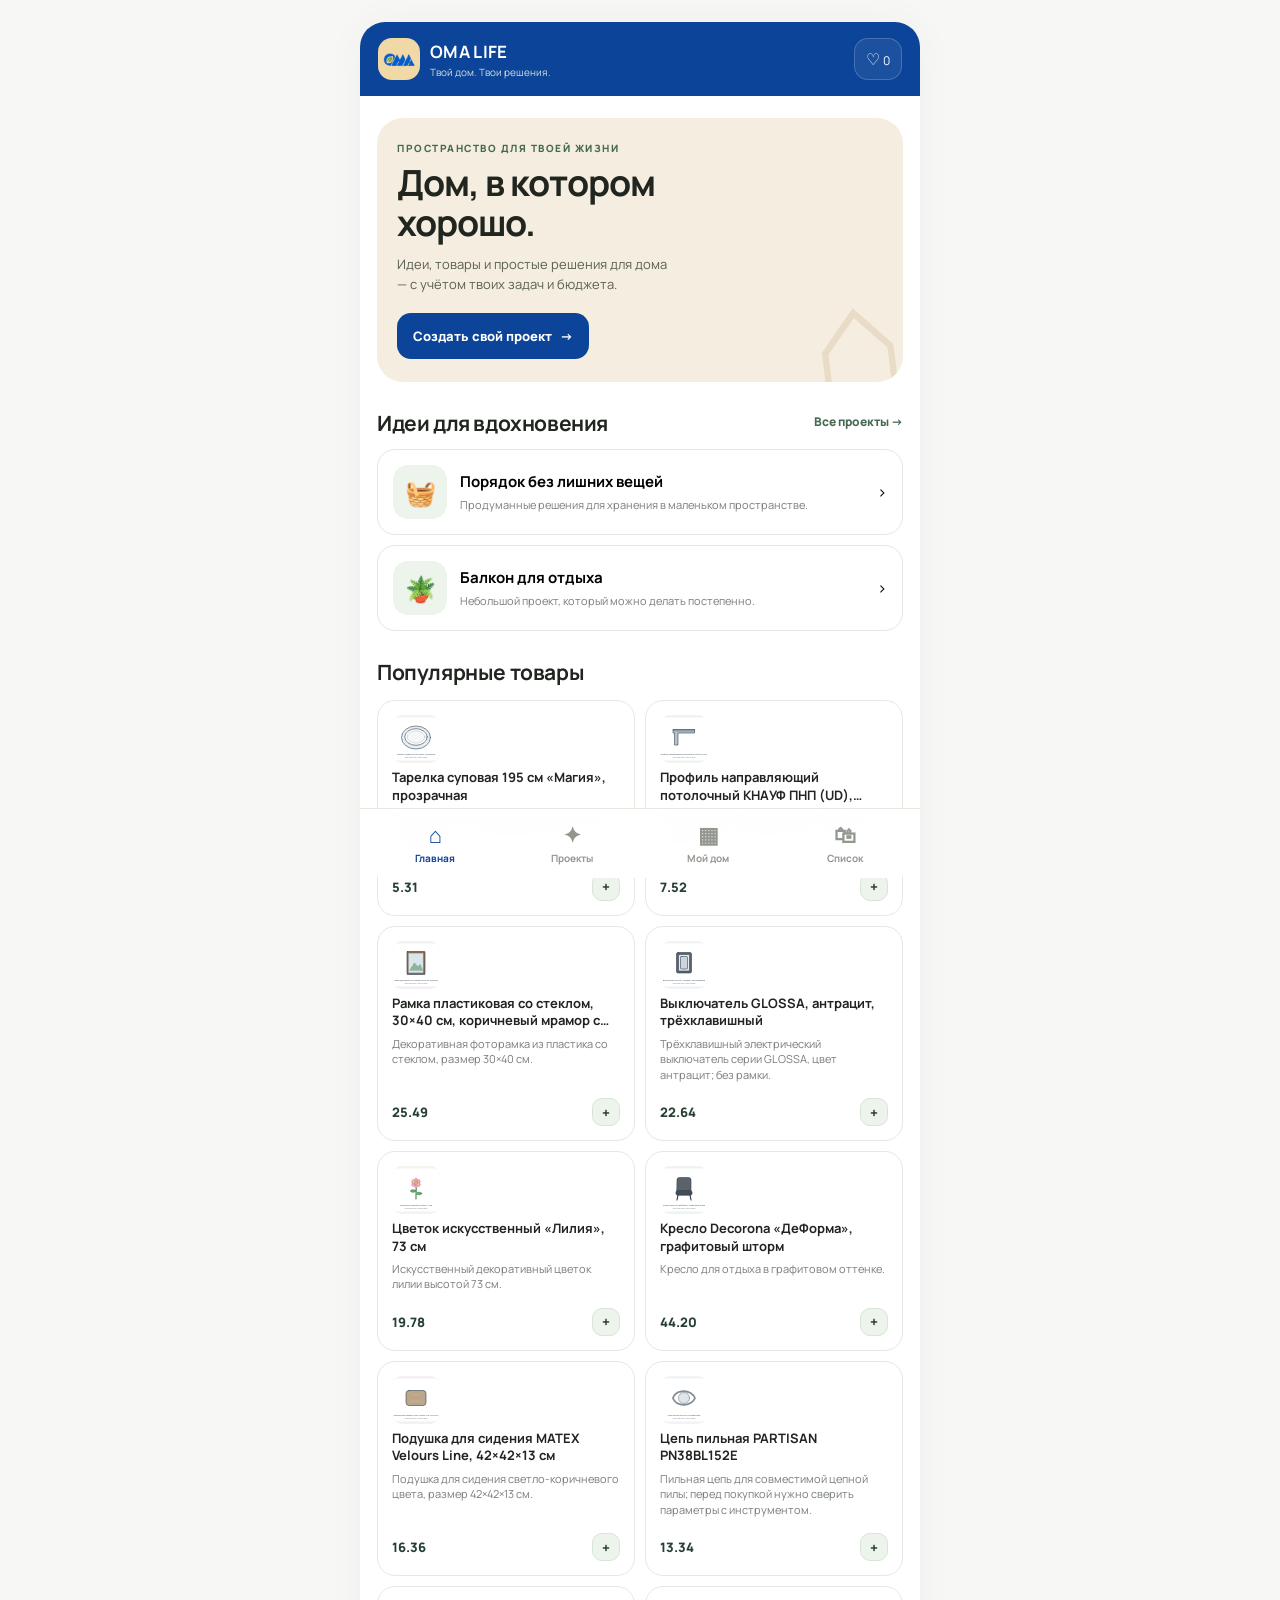
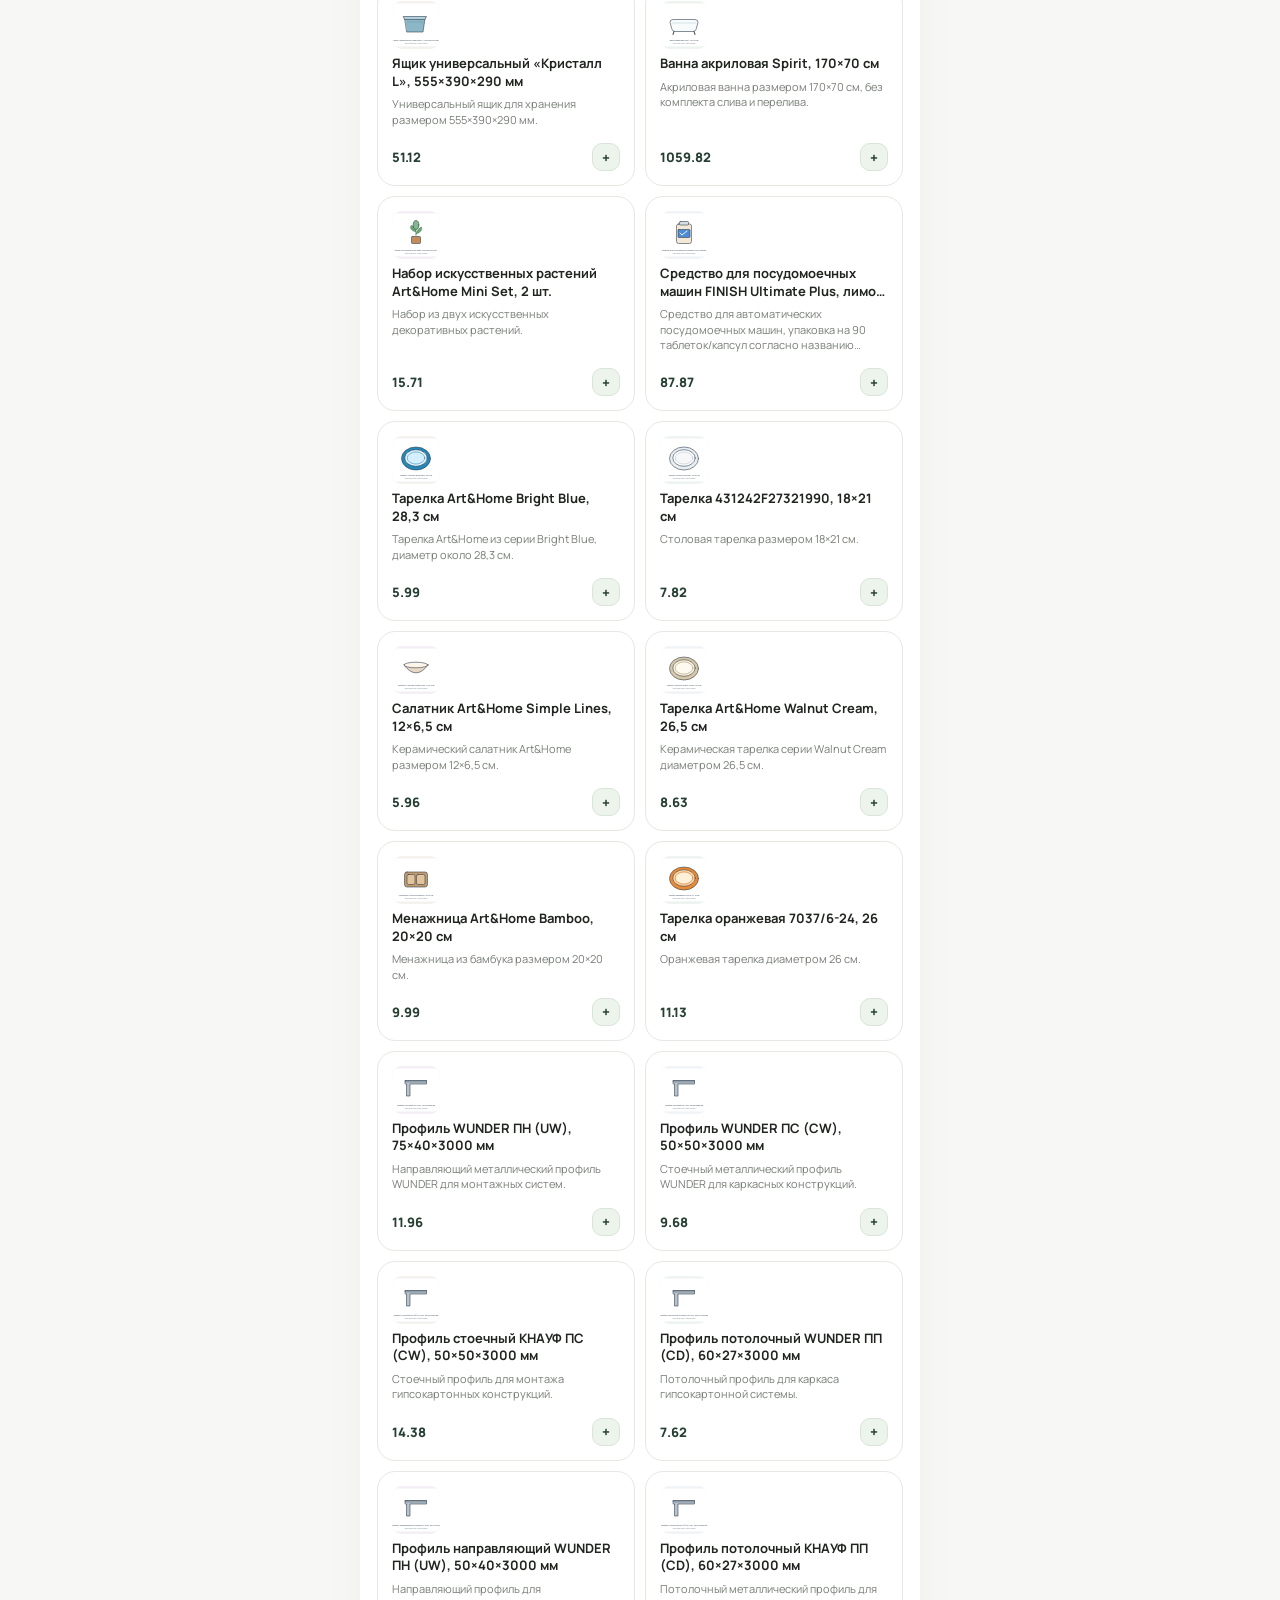
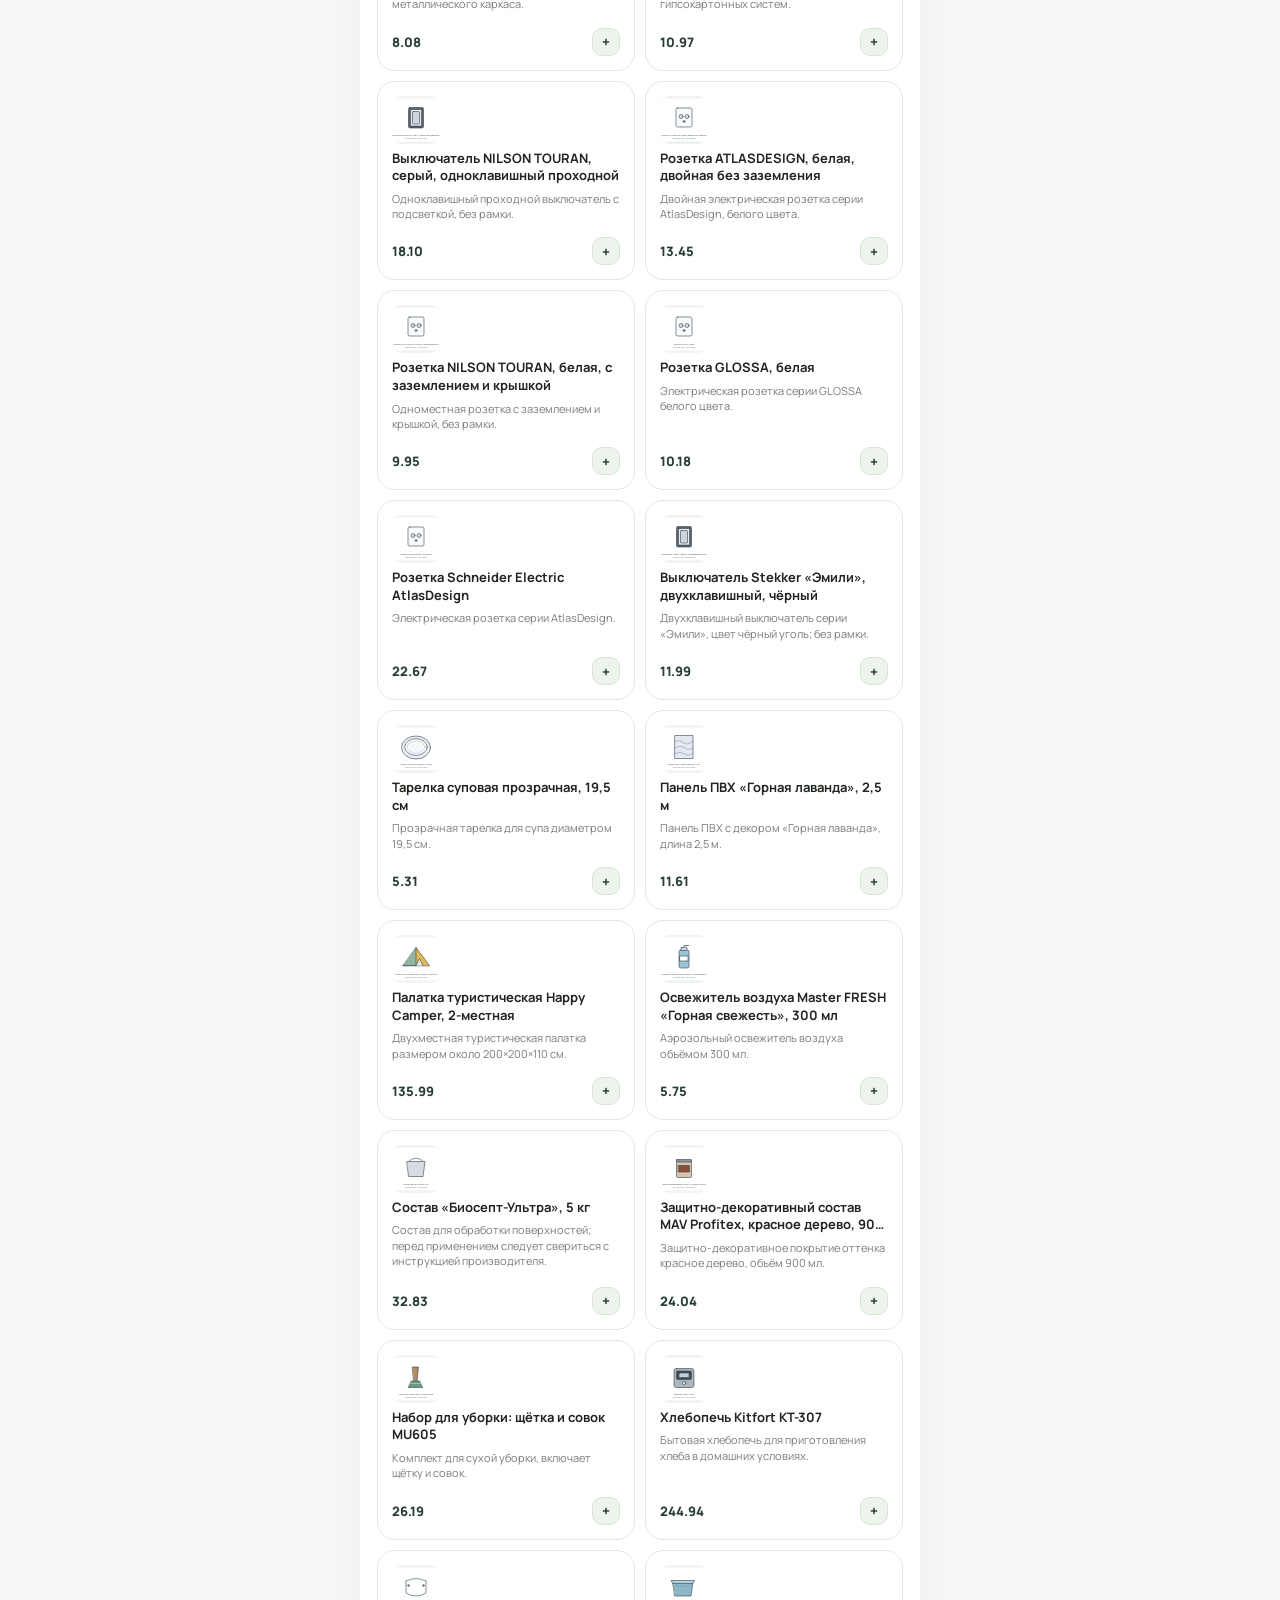
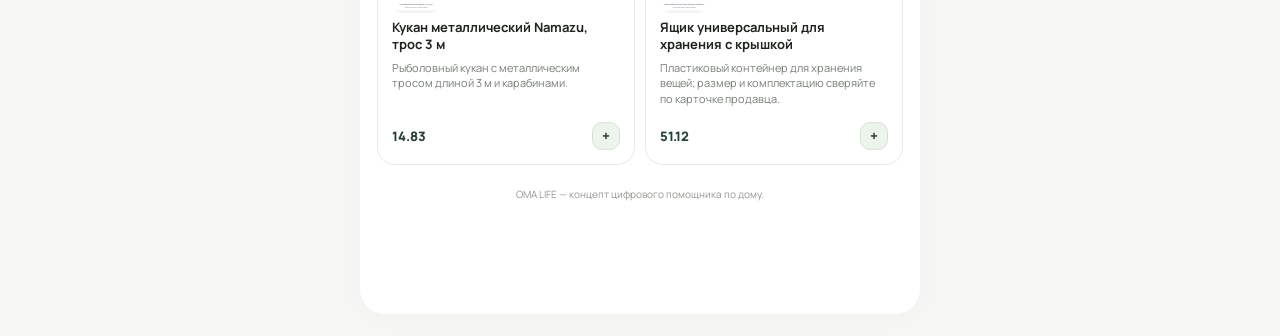
<file: index.html>
<!doctype html>
<html lang="ru">
  <head>
    <meta charset="utf-8" />
    <meta
      name="viewport"
      content="width=device-width, initial-scale=1, viewport-fit=cover"
    />
    <meta name="theme-color" content="#263f32" />
    <title>ОМА LIFE — Твой дом. Твои решения.</title>
    <link rel="stylesheet" href="styles.css" />
  </head>
  <body>
    <div class="app">
      <header class="topbar">
        <a
          class="brand"
          href="#"
          data-page="home"
          aria-label="ОМА LIFE — главная"
        >
          <span class="brand-mark">
            <img src="img/logo.png" width="150%" />
          </span>
          <span
            ><strong>ОМА LIFE</strong
            ><small>Твой дом. Твои решения.</small></span
          >
        </a>
        <button
          class="icon-btn"
          data-page="saved"
          aria-label="Сохранённые проекты"
        >
          ♡ <span id="saved-count">0</span>
        </button>
      </header>

      <main id="app-content" aria-live="polite"></main>

      <nav class="bottom-nav" aria-label="Главная навигация">
        <button class="nav-item active" data-page="home">
          <span>⌂</span>Главная
        </button>
        <button class="nav-item" data-page="projects">
          <span>✦</span>Проекты
        </button>
        <button class="nav-item" data-page="myhome">
          <span>▦</span>Мой дом
        </button>
        <button class="nav-item" data-page="cart"><span>🛍</span>Список</button>
      </nav>
      <div class="toast" id="toast" role="status"></div>
    </div>
    <script src="script.js"></script>
  </body>
</html>
</file>
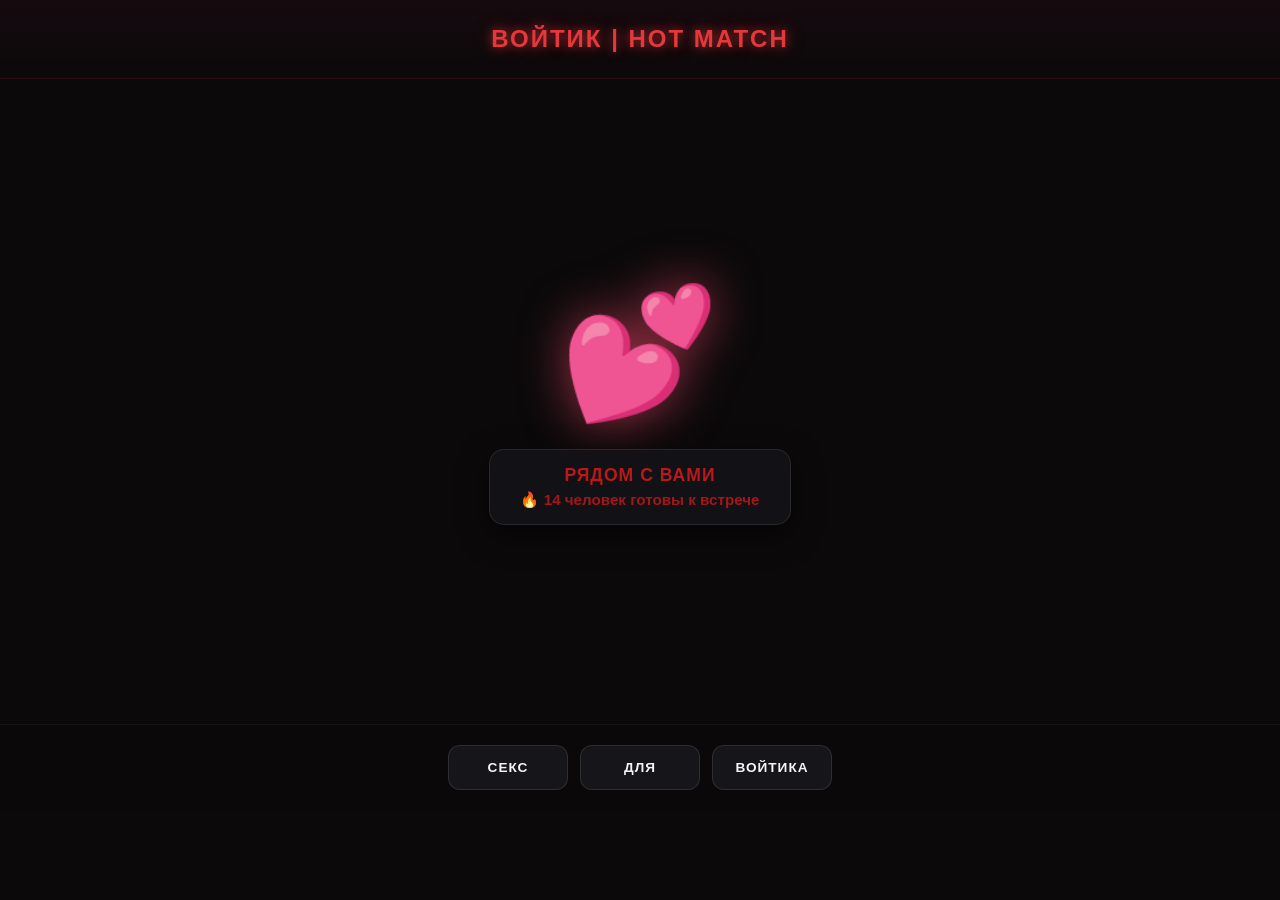
<file: voitic.html>
<!doctype html>
<html lang="ru">
  <head>
    <meta charset="UTF-8" />
    <meta name="viewport" content="width=device-width, initial-scale=1.0" />
    <title>Войтик | Ночные Знакомства</title>
    <style>
      /* Сброс стилей и темная ночная тема */
      * {
        box-sizing: border-box;
        margin: 0;
        padding: 0;
      }

      body {
        font-family:
          -apple-system, BlinkMacSystemFont, "Segoe UI", Roboto, Helvetica,
          Arial, sans-serif;
        background-color: #0b090a;
        color: #f5f3f4;
        display: flex;
        flex-direction: column;
        min-height: 90vh;
        overflow-x: hidden;
      }

      /* Шапка с неоновым логотипом */
      header {
        background: linear-gradient(
          180deg,
          rgba(22, 11, 16, 0.9) 0%,
          rgba(11, 9, 10, 0) 100%
        );
        text-align: center;
        padding: 25px 20px;
        font-size: 1.5em;
        font-weight: 900;
        text-transform: uppercase;
        letter-spacing: 2px;
        color: #e5383b;
        text-shadow:
          0 0 10px rgba(229, 56, 59, 0.6),
          0 0 20px rgba(229, 56, 59, 0.4);
        border-bottom: 1px solid rgba(229, 56, 59, 0.1);
      }

      /* Главная зона: Карточка для свайпов / Интерактив */
      main {
        flex: 1;
        display: flex;
        flex-direction: column;
        align-items: center;
        justify-content: center;
        padding: 20px;
        position: relative;
      }

      /* Стилизация интерактивного элемента 💕 */
      .heart-portal {
        font-size: 8em;
        cursor: pointer;
        user-select: none;
        transition: transform 0.2s ease;
        filter: drop-shadow(0 0 25px rgba(255, 75, 110, 0.6));
        margin-bottom: 20px;
        animation: float 3s ease-in-out infinite;
      }

      @keyframes float {
        0% {
          transform: translateY(0px);
        }
        50% {
          transform: translateY(-10px);
        }
        100% {
          transform: translateY(0px);
        }
      }

      .heart-portal:active {
        transform: scale(0.85);
      }

      /* Информационный статус-блок */
      .status-box {
        background: rgba(22, 22, 26, 0.7);
        border: 1px solid rgba(245, 243, 244, 0.1);
        padding: 15px 30px;
        border-radius: 15px;
        backdrop-filter: blur(10px);
        text-align: center;
        max-width: 320px;
        box-shadow: 0 10px 30px rgba(0, 0, 0, 0.5);
      }

      .status-box h2 {
        font-size: 1.1em;
        text-transform: uppercase;
        letter-spacing: 1px;
        color: #ba181b;
        margin-bottom: 5px;
      }

      .status-box p {
        font-size: 0.95em;
        color: #a4161a;
        font-weight: bold;
      }

      /* Нижнее меню (Панель действий) */
      footer {
        background: rgba(11, 9, 10, 0.95);
        padding: 20px;
        display: flex;
        justify-content: center;
        gap: 12px;
        border-top: 1px solid rgba(255, 255, 255, 0.05);
        backdrop-filter: blur(10px);
      }

      /* Кнопки-табы в стиле современных приложений */
      footer button {
        flex: 1;
        max-width: 120px;
        background: #16161a;
        color: #f5f3f4;
        border: 1px solid rgba(255, 255, 255, 0.1);
        padding: 14px 10px;
        font-size: 0.85em;
        font-weight: 700;
        text-transform: uppercase;
        letter-spacing: 1px;
        border-radius: 12px;
        cursor: pointer;
        transition: all 0.25s cubic-bezier(0.4, 0, 0.2, 1);
      }

      /* Акцент на важные кнопки при наведении и нажатии */
      footer button:hover {
        background: #a4161a;
        border-color: #e5383b;
        box-shadow: 0 0 15px rgba(229, 56, 59, 0.4);
        transform: translateY(-2px);
      }

      footer button:active {
        transform: translateY(1px);
      }

      /* Быстрая нотификация на экране */
      .toast {
        position: absolute;
        top: 20px;
        background: #e5383b;
        color: #fff;
        padding: 10px 20px;
        border-radius: 20px;
        font-weight: bold;
        font-size: 0.9em;
        opacity: 0;
        transform: translateY(-20px);
        transition: all 0.3s ease;
        box-shadow: 0 5px 15px rgba(229, 56, 59, 0.4);
        pointer-events: none;
        z-index: 10;
      }

      .toast.show {
        opacity: 1;
        transform: translateY(0);
      }
    </style>
  </head>
  <body>
    <!-- Уведомление об активности -->
    <div class="toast" id="notification">Поиск пары рядом...</div>

    <header>Войтик | Hot Match</header>

    <main>
      <!-- Интерактивное сердце, реагирующее на клики -->
      <div class="heart-portal" id="mainHeart" onclick="triggerMatch()">💕</div>

      <div class="status-box">
        <h2 id="statusTitle">Рядом с вами</h2>
        <p id="statusText">🔥 14 человек готовы к встрече</p>
      </div>
    </main>

    <footer>
      <button onclick="actionClick('Режим: Секс активирован')">секс</button>
      <button onclick="actionClick('Поиск анкет для Войтика...')">для</button>
      <button onclick="actionClick('Профиль: Войтик')">войтика</button>
    </footer>

    <script>
      // Простая логика для демонстрации интерактивности сайта
      function actionClick(message) {
        const toast = document.getElementById("notification");
        toast.innerText = message;
        toast.classList.add("show");

        setTimeout(() => {
          toast.classList.remove("show");
        }, 2000);
      }

      function triggerMatch() {
        const titles = [
          "Новое совпадение!",
          "Вас хотят!",
          "Онлайн рядом",
          "Адрес уточняется...",
        ];
        const texts = [
          "💬 Напиши первой",
          "💋 В 500 метрах от вас",
          "🥂 Готов(а) ехать сейчас",
          "🚪 Ждет ответа",
        ];

        const randomIdx = Math.floor(Math.random() * titles.length);

        document.getElementById("statusTitle").innerText = titles[randomIdx];
        document.getElementById("statusText").innerText = texts[randomIdx];

        // Легкий визуальный толчок сердца при клике
        const heart = document.getElementById("mainHeart");
        heart.style.transform = "scale(1.2)";
        setTimeout(() => (heart.style.transform = "none"), 150);
      }
    </script>
  </body>
</html>
</file>
<file: styles.css>
@import url("https://fonts.googleapis.com/css2?family=Manrope:wght@400;500;600;700;800&display=swap");

:root {
  --green: #263f32;
  --green-2: #466a51;
  --mint: #edf4ec;
  --cream: #f5eddf;
  --ink: #20251f;
  --muted: #777e76;
  --line: #e6e8e2;
  --paper: #ffffff;
  --bg: #f7f8f5;
  --radius: 20px;
}
* {
  box-sizing: border-box;
}
html {
  -webkit-text-size-adjust: 100%;
}
body {
  margin: 0;
  background: var(--bg);
  color: var(--ink);
  font-family:
    Manrope,
    -apple-system,
    BlinkMacSystemFont,
    "Segoe UI",
    sans-serif;
}
button,
input,
select {
  font: inherit;
}
button {
  cursor: pointer;
  -webkit-tap-highlight-color: transparent;
}
.app {
  max-width: 560px;
  min-height: 100dvh;
  margin: 0 auto;
  background: var(--paper);
  position: relative;
  padding-bottom: 86px;
  box-shadow: 0 0 40px #18271b0a;
}
.topbar {
  position: sticky;
  top: 0;
  z-index: 10;
  background: #0b4499;
  color: white;
  display: flex;
  align-items: center;
  justify-content: space-between;
  padding: 16px 18px;
  padding-top: max(16px, env(safe-area-inset-top));
  gap: 12px;
}
.brand {
  display: flex;
  align-items: center;
  gap: 10px;
  color: inherit;
  text-decoration: none;
}
.brand-mark {
  display: grid;
  place-items: center;
  width: 42px;
  height: 42px;
  border-radius: 14px;
  background: #f1d8a7;
  color: var(--green);
  font-size: 30px;
  font-weight: 800;
}
.brand strong {
  display: block;
  font-size: 17px;
  letter-spacing: 0.3px;
}
.brand small {
  display: block;
  color: #d6e1d7;
  font-size: 10px;
  margin-top: 2px;
}
.icon-btn {
  border: 1px solid #ffffff30;
  border-radius: 14px;
  background: #ffffff12;
  color: white;
  min-width: 48px;
  height: 42px;
}
.icon-btn span {
  font-size: 12px;
}
main {
  padding: 22px 17px 26px;
}
.eyebrow {
  color: var(--green-2);
  text-transform: uppercase;
  letter-spacing: 1.5px;
  font-size: 10px;
  font-weight: 800;
}
h1 {
  font-size: clamp(27px, 7vw, 36px);
  line-height: 1.12;
  margin: 8px 0 10px;
  letter-spacing: -1px;
}
h2 {
  font-size: 21px;
  line-height: 1.25;
  margin: 0 0 8px;
  letter-spacing: -0.4px;
}
h3 {
  font-size: 15px;
  margin: 0;
}
p {
  color: var(--muted);
  line-height: 1.6;
  font-size: 13px;
  margin: 0;
}
.hero {
  background: var(--cream);
  border-radius: 26px;
  padding: 23px 20px;
  overflow: hidden;
  position: relative;
  margin-bottom: 25px;
}
.hero:after {
  content: "⌂";
  position: absolute;
  right: -2px;
  bottom: -35px;
  font-size: 160px;
  line-height: 1;
  color: #d7c6a6;
  opacity: 0.42;
  transform: rotate(-7deg);
}
.hero > * {
  position: relative;
  z-index: 1;
}
.hero p {
  max-width: 270px;
  color: #596054;
  margin-bottom: 18px;
}
.btn {
  border: 0;
  border-radius: 14px;
  padding: 13px 16px;
  font-weight: 800;
  font-size: 13px;
  background: #0b4499;
  color: white;
  display: inline-flex;
  align-items: center;
  justify-content: center;
  gap: 8px;
  min-height: 46px;
}
.btn:active,
.tile:active,
.project-card:active {
  transform: scale(0.99);
}
.btn.full {
  width: 100%;
}
.btn.secondary {
  background: var(--mint);
  color: var(--green);
  border: 1px solid #dbe6d9;
}
.btn.ghost {
  background: white;
  color: var(--green);
  border: 1px solid var(--line);
}
.section-head {
  display: flex;
  align-items: end;
  justify-content: space-between;
  gap: 12px;
  margin: 24px 0 13px;
}
.section-head h2 {
  margin: 0;
}
.text-btn {
  color: var(--green-2);
  border: 0;
  background: none;
  padding: 6px 0;
  font-size: 12px;
  font-weight: 800;
}
.grid {
  display: grid;
  grid-template-columns: repeat(2, minmax(0, 1fr));
  gap: 10px;
}
.tile {
  text-align: left;
  border: 1px solid var(--line);
  background: white;
  border-radius: 18px;
  padding: 14px;
  min-height: 139px;
  display: flex;
  flex-direction: column;
  align-items: flex-start;
  gap: 8px;
  color: var(--ink);
  transition: 0.15s;
}
.tile.selected {
  background: var(--mint);
  border-color: #8eae91;
}
.tile-icon {
  width: 39px;
  height: 39px;
  display: grid;
  place-items: center;
  border-radius: 13px;
  background: var(--mint);
  color: var(--green);
  font-size: 21px;
}
.tile strong {
  font-size: 13px;
  line-height: 1.35;
}
.tile small {
  font-size: 11px;
  line-height: 1.45;
  color: var(--muted);
}
.feature-card {
  border: 1px solid var(--line);
  border-radius: 18px;
  padding: 15px;
  display: flex;
  align-items: center;
  gap: 13px;
  margin-top: 10px;
}
.feature-icon {
  flex: 0 0 54px;
  height: 54px;
  border-radius: 15px;
  background: var(--mint);
  display: grid;
  place-items: center;
  font-size: 25px;
}
.feature-card .grow {
  flex: 1;
  min-width: 0;
}
.feature-card p {
  font-size: 11px;
  margin-top: 4px;
}
.back {
  background: none;
  border: 0;
  padding: 0;
  margin-bottom: 20px;
  color: var(--green-2);
  font-size: 13px;
  font-weight: 800;
}
.form-group {
  margin: 22px 0;
}
.form-group label,
.field-label {
  display: block;
  font-size: 14px;
  font-weight: 800;
  margin-bottom: 11px;
}
.options {
  display: grid;
  gap: 9px;
}
.option {
  border: 1px solid var(--line);
  border-radius: 14px;
  padding: 13px;
  display: flex;
  align-items: center;
  gap: 11px;
  font-size: 13px;
  cursor: pointer;
}
.option input {
  accent-color: var(--green);
  width: 18px;
  height: 18px;
}
.option:has(input:checked) {
  border-color: #719579;
  background: var(--mint);
}
.chips {
  display: flex;
  flex-wrap: wrap;
  gap: 8px;
}
.chip {
  border: 1px solid var(--line);
  border-radius: 999px;
  padding: 10px 13px;
  background: white;
  color: var(--ink);
  font-size: 12px;
}
.chip.active {
  background: #e09112;
  color: white;
  border-color: black;
}
.note {
  background: #f5f5f0;
  color: #697166;
  border-radius: 12px;
  padding: 12px;
  font-size: 11px;
  line-height: 1.5;
  margin: 15px 0;
}
.project-card {
  border: 1px solid var(--line);
  border-radius: 20px;
  overflow: hidden;
  margin: 14px 0;
}
.project-banner {
  padding: 20px;
  min-height: 106px;
  background: var(--mint);
  display: flex;
  align-items: center;
  justify-content: space-between;
  gap: 10px;
}
.project-banner.gold {
  background: var(--cream);
}
.project-banner.blue {
  background: #e9eef2;
}
.project-banner .big-icon {
  font-size: 42px;
}
.project-body {
  padding: 16px;
}
.project-body p {
  margin: 7px 0 13px;
}
.price {
  font-size: 24px;
  font-weight: 800;
  color: var(--green);
  letter-spacing: -0.7px;
}
.price small {
  font-size: 11px;
  color: var(--muted);
  font-weight: 500;
  letter-spacing: 0;
}
.row {
  display: flex;
  align-items: center;
  gap: 10px;
}
.row.between {
  justify-content: space-between;
}
.product-row {
  padding: 12px 0;
  border-bottom: 1px solid var(--line);
  display: flex;
  align-items: center;
  gap: 10px;
}
.product-row:last-child {
  border-bottom: 0;
}
.product-symbol {
  width: 42px;
  height: 42px;
  flex: 0 0 42px;
  background: #f3f3ed;
  border-radius: 12px;
  display: grid;
  place-items: center;
  font-size: 20px;
}
.product-info {
  flex: 1;
  min-width: 0;
}
.product-info strong {
  font-size: 12px;
  display: block;
  line-height: 1.4;
}
.product-info small {
  color: var(--muted);
  font-size: 10px;
  display: block;
  margin-top: 3px;
}
.product-price {
  font-size: 12px;
  font-weight: 800;
  white-space: nowrap;
}
.add-btn {
  width: 31px;
  height: 31px;
  border: 1px solid #d9e4d8;
  color: var(--green);
  background: var(--mint);
  border-radius: 10px;
  font-weight: 800;
}
.empty {
  text-align: center;
  border: 1px dashed #d7ddd4;
  border-radius: 20px;
  padding: 28px 18px;
  margin-top: 15px;
}
.empty .big-icon {
  font-size: 40px;
  margin-bottom: 10px;
}
.empty p {
  margin: 8px 0 17px;
}
.stat-grid {
  display: grid;
  grid-template-columns: repeat(2, 1fr);
  gap: 10px;
  margin: 18px 0;
}
.stat {
  border-radius: 16px;
  background: var(--mint);
  padding: 15px;
}
.stat strong {
  display: block;
  font-size: 25px;
  color: var(--green);
}
.stat small {
  font-size: 11px;
  color: var(--muted);
}
.bottom-nav {
  position: fixed;
  z-index: 20;
  bottom: 0;
  left: 50%;
  transform: translateX(-50%);
  width: min(560px, 100%);
  padding: 8px 7px max(8px, env(safe-area-inset-bottom));
  background: #ffffffed;
  backdrop-filter: blur(14px);
  border-top: 1px solid var(--line);
  display: grid;
  grid-template-columns: repeat(4, 1fr);
}
.nav-item {
  border: 0;
  background: none;
  color: #92988f;
  font-size: 10px;
  font-weight: 700;
  display: flex;
  flex-direction: column;
  align-items: center;
  gap: 3px;
  padding: 5px 2px;
}
.nav-item span {
  font-size: 22px;
  line-height: 1.2;
}
.nav-item.active {
  color: #0a4297;
}
.toast {
  position: fixed;
  z-index: 40;
  bottom: 95px;
  left: 50%;
  transform: translate(-50%, 12px);
  opacity: 0;
  pointer-events: none;
  background: var(--green);
  color: white;
  border-radius: 12px;
  padding: 11px 16px;
  font-size: 12px;
  max-width: calc(100% - 40px);
  transition: 0.2s;
  text-align: center;
}
.toast.show {
  opacity: 1;
  transform: translate(-50%, 0);
}
hr {
  border: 0;
  border-top: 1px solid var(--line);
  margin: 17px 0;
}
.footer-note {
  text-align: center;
  font-size: 10px;
  color: #92988f;
  margin-top: 22px;
  line-height: 1.5;
}
@media (min-width: 561px) {
  body {
    padding: 22px 0;
  }
  .app {
    min-height: calc(100dvh - 44px);
    border-radius: 25px;
    overflow: clip;
  }
  .bottom-nav {
    bottom: 22px;
    border-radius: 0 0 25px 25px;
  }
}
/* Модальное окно оформления заказа */
.modal-overlay {
  position: fixed;
  top: 0;
  left: 0;
  right: 0;
  bottom: 0;
  background: rgba(32, 37, 31, 0.6); /* Заливка на основе --ink */
  backdrop-filter: blur(4px);
  z-index: 100;
  display: flex;
  align-items: center;
  justify-content: center;
  padding: 16px;
  animation: fadeIn 0.2s ease-out;
}

.modal-window {
  background: var(--paper);
  width: 100%;
  max-width: 460px;
  border-radius: var(--radius);
  box-shadow: 0 10px 30px rgba(0, 0, 0, 0.15);
  display: flex;
  flex-direction: column;
  max-height: 85dvh;
  animation: slideUp 0.25s ease-out;
}

.modal-header {
  padding: 18px 20px;
  border-bottom: 1px solid var(--line);
  display: flex;
  align-items: center;
  justify-content: space-between;
}

.modal-header h2 {
  margin: 0;
  font-size: 18px;
}

.modal-close-btn {
  background: none;
  border: 0;
  font-size: 16px;
  color: var(--muted);
  padding: 4px;
}

.modal-body {
  padding: 20px;
  overflow-y: auto;
}

.modal-body h3 {
  font-size: 13px;
  color: var(--muted);
  text-transform: uppercase;
  letter-spacing: 0.5px;
  margin-bottom: 12px;
}

.modal-goods-list {
  display: flex;
  flex-direction: column;
  gap: 8px;
  max-height: 160px;
  overflow-y: auto;
  padding-right: 4px;
}

.modal-goods-item {
  display: flex;
  justify-content: space-between;
  align-items: center;
  font-size: 13px;
}

.modal-goods-item span {
  white-space: nowrap;
  overflow: hidden;
  text-overflow: ellipsis;
  max-width: 75%;
}

.services-list {
  display: flex;
  flex-direction: column;
  gap: 12px;
  margin: 8px 0;
}

.service-checkbox-label {
  display: flex;
  align-items: center;
  gap: 12px;
  font-size: 13px;
  font-weight: 500;
  cursor: pointer;
}

.service-checkbox-label input[type="checkbox"] {
  accent-color: #0b4499; /* Фирменный синий цвет из вашего нового CSS */
  width: 18px;
  height: 18px;
  cursor: pointer;
}

.font-large {
  font-size: 15px;
}

.price-large {
  font-size: 26px;
  font-weight: 800;
  color: #0b4499;
}

/* Анимации появления */
@keyframes fadeIn {
  from {
    opacity: 0;
  }
  to {
    opacity: 1;
  }
}

@keyframes slideUp {
  from {
    transform: translateY(20px);
    opacity: 0;
  }
  to {
    transform: translateY(0);
    opacity: 1;
  }
}
</file>
